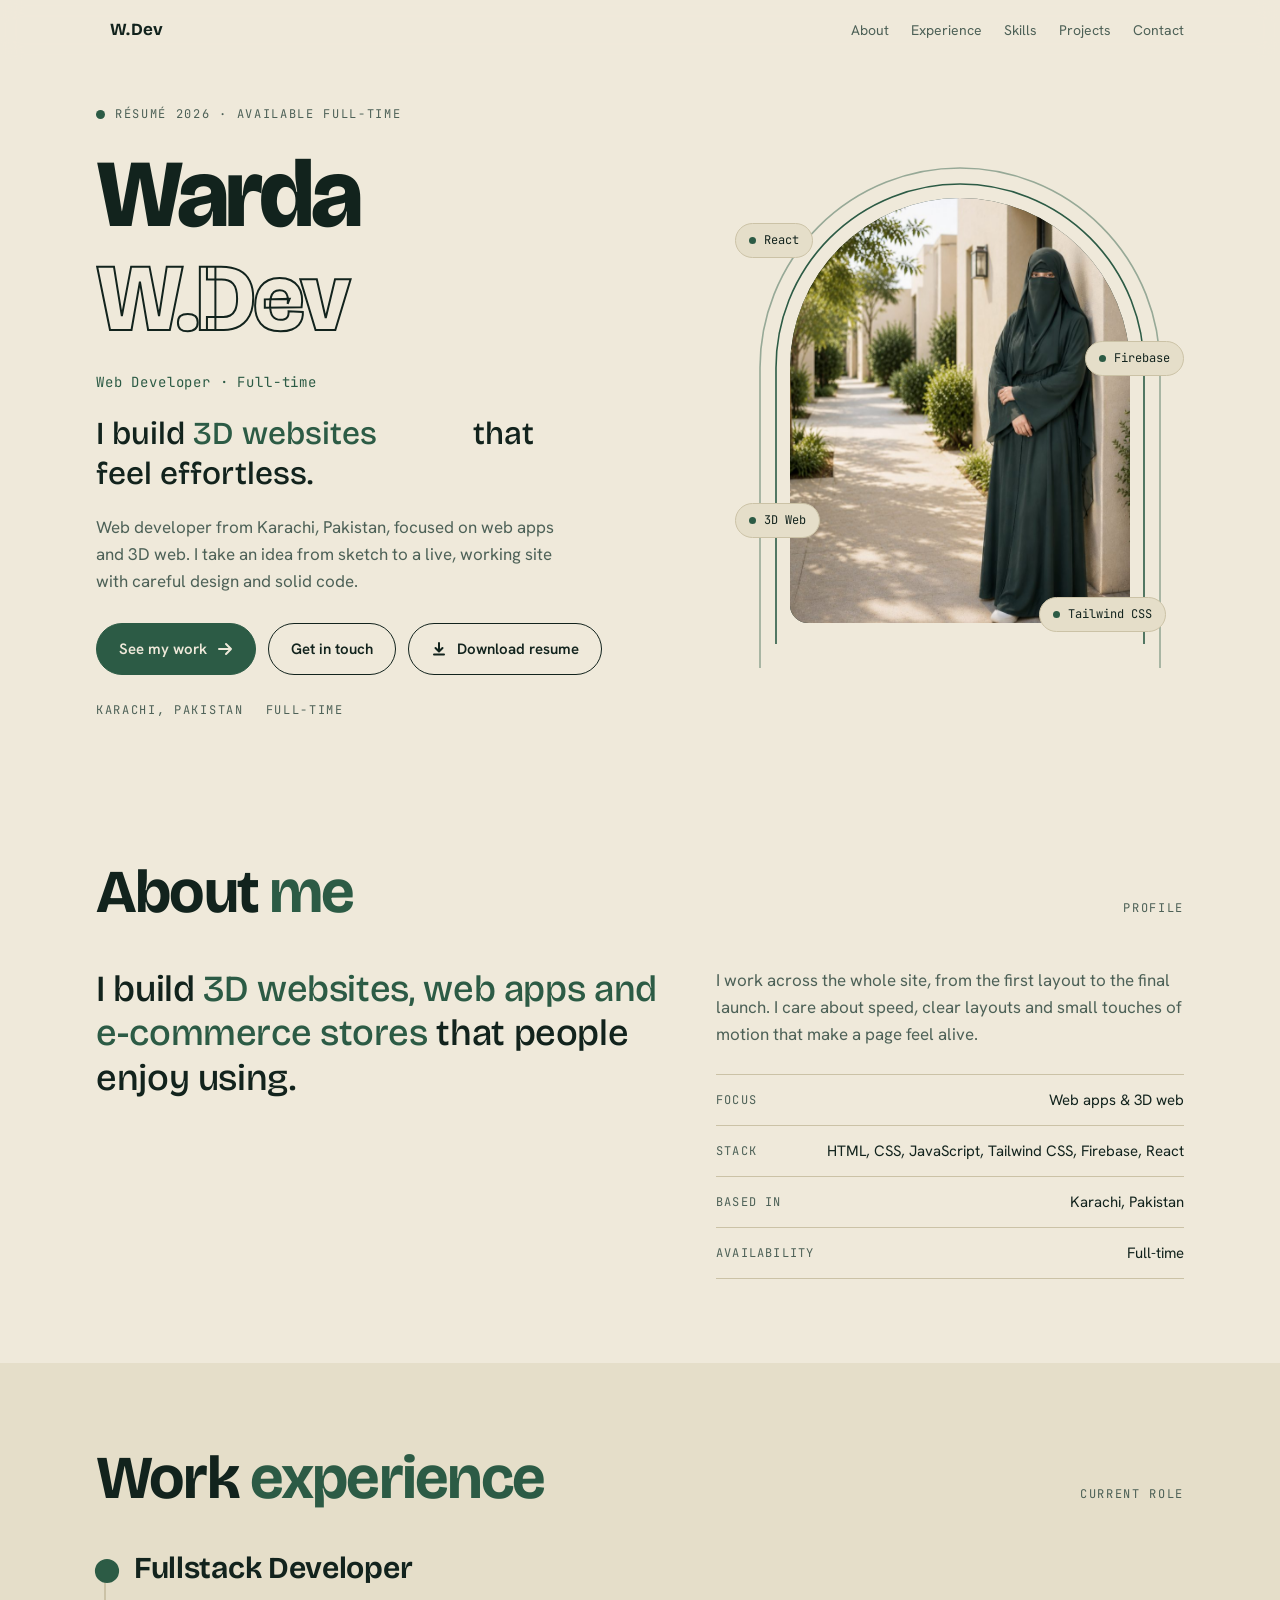
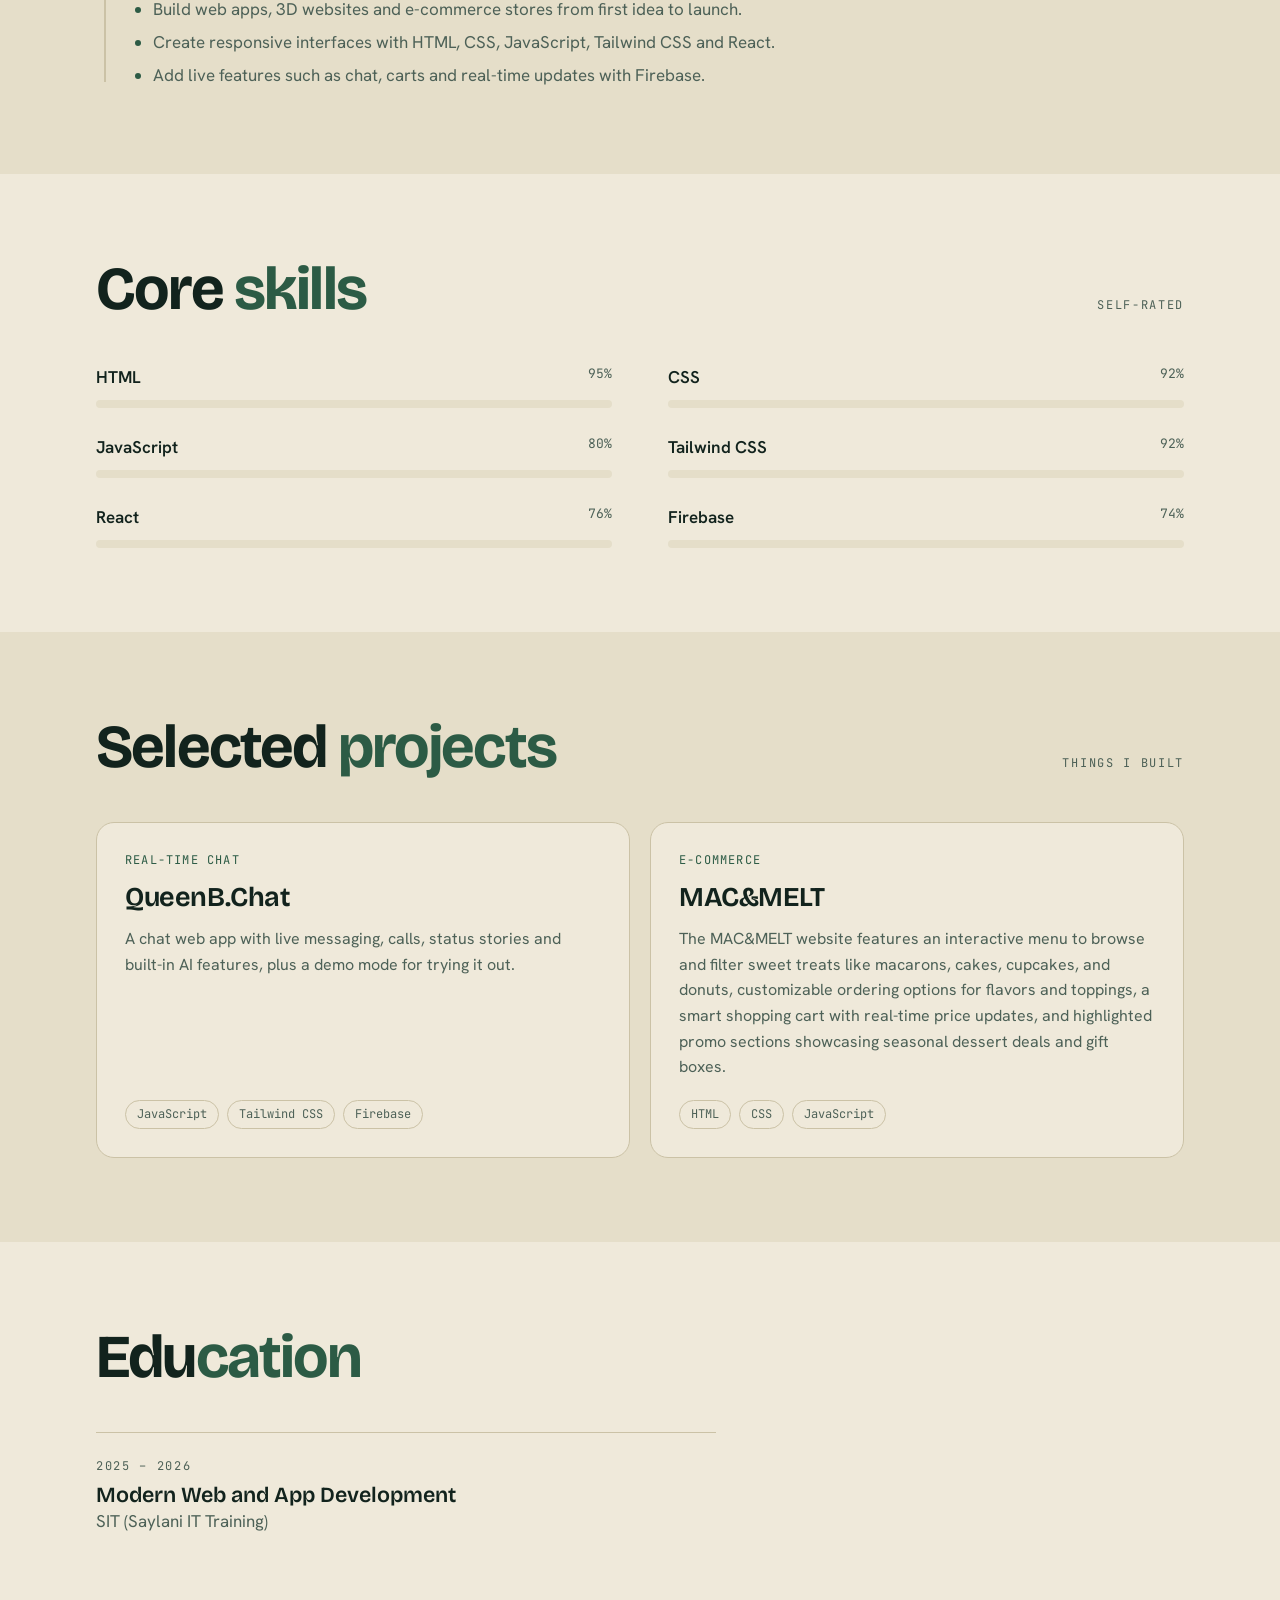
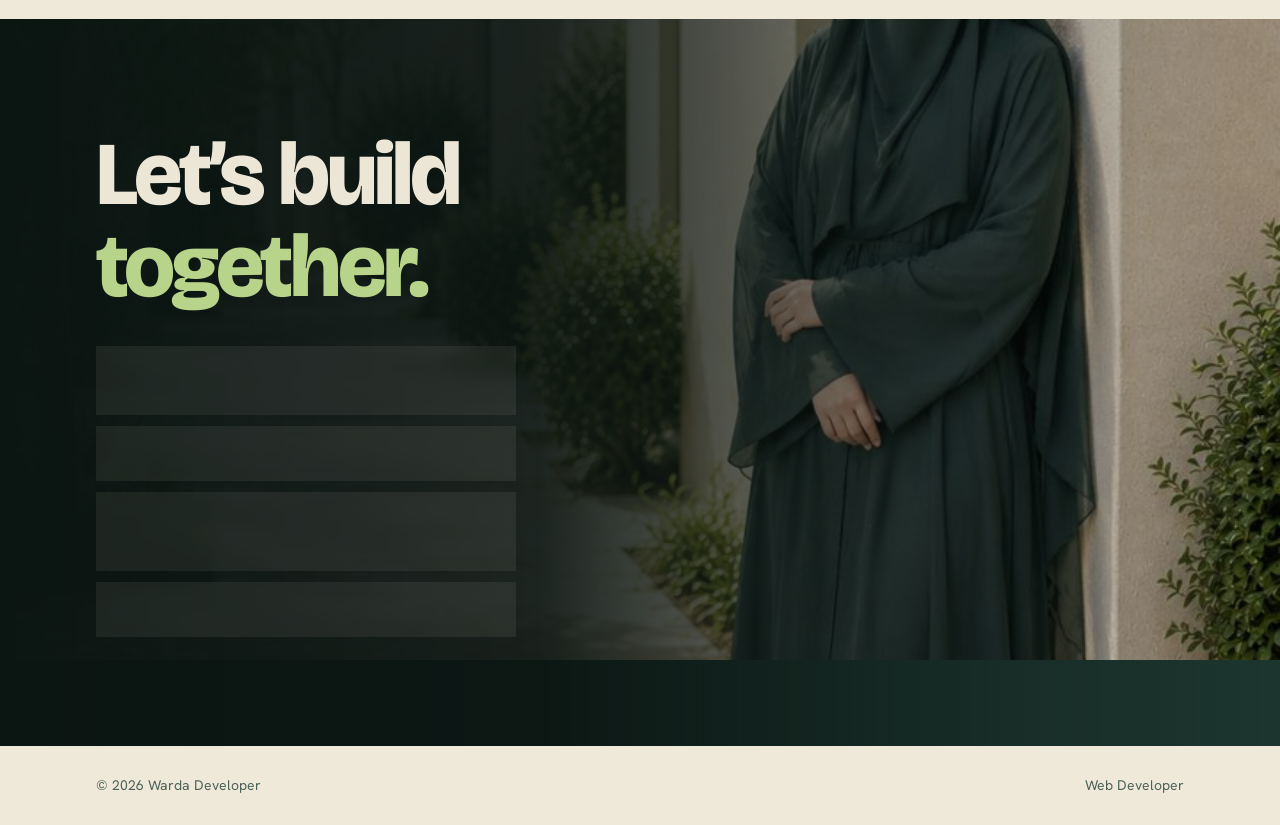
<file: resume.html>
<!doctype html><html><head><meta charset=utf8><meta name=viewport content="width=device-width,initial-scale=1,viewport-fit=cover"><style>:root{color-scheme:light;box-sizing:border-box;padding-top:env(safe-area-inset-top,0px);padding-bottom:env(safe-area-inset-bottom,0px)}html{scroll-padding-top:env(safe-area-inset-top,0px)}body{margin:0;padding:0;font:14px -apple-system,BlinkMacSystemFont,sans-serif;background:#fff;color:#000}img{max-width:100%}[hidden]:not([hidden=until-found i]){display:none!important}</style></head><body>
<title>W.Dev</title>
<meta name="claude:viewport-fit-sides" content="cover">
<link rel="preconnect" href="https://fonts.googleapis.com">
<link rel="preconnect" href="https://fonts.gstatic.com" crossorigin>
<link rel="stylesheet" href="https://fonts.googleapis.com/css2?family=Bricolage+Grotesque:opsz,wght@12..96,300..800&family=Hanken+Grotesk:wght@300..700&family=JetBrains+Mono:wght@400;500&display=swap">
<style>
/* Layout: a single scrolling story. An arch-shaped photo frame (taken from the arcades in the photo) opens the page,
   a timeline line draws itself down the experience, and the photo returns as the backdrop of the contact band. */
:root {
  --bg: #0d1815;
  --panel: #14251f;
  --fg: #ece6d6;
  --muted: #9fb0a4;
  --line: #29403a;
  --accent: #b8d48a;
  --accent-ink: #0d1815;
  --deep: #2f5a49;
  --photo: url("[data-uri]");
  --f-display: "Bricolage Grotesque", "Helvetica Neue", Arial, sans-serif;
  --f-body: "Hanken Grotesk", "Helvetica Neue", Arial, sans-serif;
  --f-mono: "JetBrains Mono", ui-monospace, "SFMono-Regular", Menlo, monospace;
  color-scheme: dark;
}
@media (prefers-color-scheme: light) {
  :root:not([data-theme="dark"]) {
    --bg: #efe9da; --panel: #e5dec9; --fg: #12231d; --muted: #4d6157; --line: #cbc2a6;
    --accent: #2c5b45; --accent-ink: #efe9da; --deep: #1f3a33; color-scheme: light;
  }
}
:root[data-theme="light"] {
  --bg: #efe9da; --panel: #e5dec9; --fg: #12231d; --muted: #4d6157; --line: #cbc2a6;
  --accent: #2c5b45; --accent-ink: #efe9da; --deep: #1f3a33; color-scheme: light;
}

* { box-sizing: border-box; }
html { scroll-behavior: smooth; scroll-padding-top: 72px; }
body {
  margin: 0; background: var(--bg); color: var(--fg);
  font-family: var(--f-body); font-size: 17px; line-height: 1.6;
  -webkit-font-smoothing: antialiased; overflow-x: hidden;
}
body::before { content: ""; position: fixed; inset: 0 0 auto; height: env(safe-area-inset-top, 0px); z-index: 30; background: var(--bg); }
h1, h2, h3 { font-family: var(--f-display); margin: 0; line-height: 1.02; text-wrap: balance; }
p { margin: 0; }
a { color: inherit; }
:focus-visible { outline: 2px solid var(--accent); outline-offset: 3px; border-radius: 4px; }

.wrap {
  width: 100%; max-width: 1120px; margin: 0 auto;
  padding-left: max(16px, env(safe-area-inset-left, 0px));
  padding-right: max(16px, env(safe-area-inset-right, 0px));
}
.label { font-family: var(--f-mono); font-size: 12px; letter-spacing: .14em; text-transform: uppercase; color: var(--muted); }

/* ---------- header ---------- */
.top {
  position: sticky; top: env(safe-area-inset-top, 0px); z-index: 20;
  background: color-mix(in srgb, var(--bg) 88%, transparent);
  backdrop-filter: blur(10px); -webkit-backdrop-filter: blur(10px);
}
.top .wrap { display: flex; align-items: center; justify-content: space-between; gap: 16px; height: 60px; }
.brand { display: flex; align-items: center; gap: 10px; font-family: var(--f-display); font-weight: 700; letter-spacing: .02em; text-decoration: none; }
.mini {
  width: 0; height: 34px; border-radius: 50%; overflow: hidden; opacity: 0;
  background: var(--photo) 82% 11% / 300% auto no-repeat; border: 2px solid var(--accent);
  transition: width .5s cubic-bezier(.2,.8,.2,1), opacity .4s;
}
.mini.on { width: 34px; opacity: 1; }
.nav { display: flex; gap: 22px; font-size: 14px; }
.nav a { text-decoration: none; color: var(--muted); position: relative; padding: 4px 0; transition: color .2s; }
.nav a::after { content: ""; position: absolute; left: 0; right: 0; bottom: 0; height: 2px; background: var(--accent); transform: scaleX(0); transform-origin: left; transition: transform .3s; }
.nav a:hover, .nav a:focus-visible { color: var(--fg); }
.nav a:hover::after, .nav a:focus-visible::after { transform: scaleX(1); }
.progress { position: absolute; left: 0; right: 0; bottom: 0; height: 2px; background: var(--accent); transform: scaleX(0); transform-origin: left; }
@media (max-width: 720px) { .nav a:not(.keep) { display: none; } }

/* ---------- hero ---------- */
.hero { padding-block: 40px 56px; overflow: clip; }
.hero .wrap { display: grid; grid-template-columns: 1.15fr .85fr; gap: 32px; align-items: center; }
.hero .copy { min-width: 0; }
.status { display: inline-flex; align-items: center; gap: 10px; margin-bottom: 22px; }
.status i { width: 9px; height: 9px; border-radius: 50%; background: var(--accent); box-shadow: 0 0 0 0 var(--accent); animation: ping 2.2s infinite; }
@keyframes ping { 0% { box-shadow: 0 0 0 0 color-mix(in srgb, var(--accent) 60%, transparent); } 80%, 100% { box-shadow: 0 0 0 12px transparent; } }
h1 { font-size: clamp(3.2rem, 10vw, 6rem); font-weight: 800; letter-spacing: -.035em; }
h1 .n1, h1 .n2 { display: block; overflow: hidden; padding-bottom: .06em; }
h1 .n1 > span, h1 .n2 > span { display: inline-block; animation: slideUp .9s cubic-bezier(.2,.8,.2,1) both; }
h1 .n2 > span { animation-delay: .12s; color: transparent; -webkit-text-stroke: 2px var(--fg); }
@keyframes slideUp { from { transform: translateY(105%); } to { transform: none; } }
.role { font-family: var(--f-mono); font-size: 14px; letter-spacing: .06em; color: var(--accent); margin: 18px 0 20px; }
.lead { font-family: var(--f-display); font-weight: 500; font-size: clamp(1.4rem, 3.2vw, 2rem); line-height: 1.25; max-width: 22ch; }
.swap { display: inline-block; height: 1.25em; overflow: hidden; vertical-align: bottom; color: var(--accent); }
.swap > span { display: block; animation: swap 9s cubic-bezier(.7,0,.2,1) infinite; }
.swap b { display: block; height: 1.25em; font-weight: inherit; white-space: nowrap; }
@keyframes swap {
  0%, 28% { transform: translateY(0); } 33%, 61% { transform: translateY(-1.25em); }
  66%, 94% { transform: translateY(-2.5em); } 100% { transform: translateY(-3.75em); }
}
.summary { color: var(--muted); max-width: 46ch; margin-top: 20px; }
.cta { display: flex; flex-wrap: wrap; gap: 12px; margin-top: 28px; }
.btn {
  display: inline-flex; align-items: center; gap: 10px; padding: 13px 22px; border-radius: 999px; text-decoration: none;
  font-weight: 600; font-size: 15px; border: 1.5px solid var(--fg); transition: transform .25s, background .25s, color .25s;
}
.btn.solid { background: var(--accent); color: var(--accent-ink); border-color: var(--accent); }
.btn:hover { transform: translateY(-3px); }
.btn:not(.solid):hover { background: var(--fg); color: var(--bg); }
.btn svg { transition: transform .25s; } .btn:hover svg { transform: translateX(4px); }
.meta { margin-top: 26px; display: flex; flex-wrap: wrap; gap: 8px 22px; }

/* the arch */
.stage { position: relative; padding: 34px 30px; display: grid; place-items: center; min-width: 0; }
.arch { position: relative; width: min(100%, 340px); aspect-ratio: 4 / 5; transition: transform .35s ease-out; will-change: transform; }
.arch-img {
  position: absolute; inset: 0; overflow: hidden; background: var(--deep);
  border-radius: 50% 50% 18px 18px / 40% 40% 18px 18px;
  animation: rise 1.3s cubic-bezier(.2,.8,.2,1) .15s both;
}
@keyframes rise { from { clip-path: inset(100% 0 0 0); } to { clip-path: inset(0 0 0 0); } }
.arch-photo { position: absolute; inset: -6%; background: var(--photo) center / cover no-repeat; transition: transform .35s ease-out; will-change: transform; }
.arch-line { position: absolute; width: auto; height: auto; overflow: visible; pointer-events: none; }
.arch-line.l1 { inset: -14px; } .arch-line.l2 { inset: -30px; opacity: .45; }
.arch-line path { fill: none; stroke: var(--accent); stroke-width: 1.6; vector-effect: non-scaling-stroke; stroke-dasharray: 1; stroke-dashoffset: 1; animation: draw 2.2s cubic-bezier(.5,0,.2,1) .5s forwards; }
.arch-line.l2 path { animation-delay: .9s; animation-duration: 2.6s; }
@keyframes draw { to { stroke-dashoffset: 0; } }
.chip {
  position: absolute; z-index: 2; font-family: var(--f-mono); font-size: 12px; padding: 7px 13px; border-radius: 999px;
  background: var(--panel); border: 1px solid var(--line); color: var(--fg); white-space: nowrap;
  animation: float 6s ease-in-out infinite;
}
.chip::before { content: ""; display: inline-block; width: 7px; height: 7px; border-radius: 50%; background: var(--accent); margin-right: 8px; }
.chip.c1 { top: 12%; left: 0; } .chip.c2 { top: 36%; right: 0; animation-delay: -2s; }
.chip.c3 { bottom: 24%; left: 0; animation-delay: -4s; } .chip.c4 { bottom: 5%; right: 4%; animation-delay: -1s; }
@keyframes float { 0%, 100% { transform: translateY(0); } 50% { transform: translateY(-10px); } }
@media (max-width: 860px) {
  .hero .wrap { grid-template-columns: 1fr; gap: 20px; }
  .arch { width: min(100%, 290px); }
}

/* ---------- sections ---------- */
section { padding-block: 84px; }
.head { display: flex; align-items: baseline; justify-content: space-between; gap: 16px; margin-bottom: 44px; flex-wrap: wrap; }
.head h2 { font-size: clamp(2.2rem, 6vw, 3.8rem); font-weight: 700; letter-spacing: -.03em; }
.head h2 em { font-style: normal; color: var(--accent); }

.about { display: grid; grid-template-columns: 1.1fr .9fr; gap: 48px; }
.about > * { min-width: 0; }
.about .big { font-family: var(--f-display); font-size: clamp(1.5rem, 3.4vw, 2.3rem); font-weight: 500; line-height: 1.22; letter-spacing: -.01em; }
.about .big mark { background: none; color: var(--accent); }
.about p.txt { color: var(--muted); }
.facts { margin: 26px 0 0; padding: 0; list-style: none; display: grid; gap: 0; }
.facts li { display: flex; justify-content: space-between; gap: 16px; padding: 13px 0; border-top: 1px solid var(--line); font-size: 15px; }
.facts li:last-child { border-bottom: 1px solid var(--line); }
.facts span:first-child { color: var(--muted); font-family: var(--f-mono); font-size: 12px; letter-spacing: .1em; text-transform: uppercase; padding-top: 3px; }
.facts span:last-child { text-align: right; }

.timeline { position: relative; padding-left: 38px; --p: 0; max-width: 820px; }
.timeline::before, .timeline::after { content: ""; position: absolute; left: 8px; top: 8px; bottom: 8px; width: 2px; background: var(--line); }
.timeline::after { background: var(--accent); transform-origin: top; transform: scaleY(var(--p)); }
.job { position: relative; padding-bottom: 46px; }
.job:last-child { padding-bottom: 0; }
.job::before { content: ""; position: absolute; left: -38px; top: 7px; width: 18px; height: 18px; border-radius: 50%; background: var(--bg); border: 2px solid var(--line); transition: background .4s, border-color .4s, transform .4s; z-index: 1; }
.job.in::before { background: var(--accent); border-color: var(--accent); transform: scale(1.1); }
.job .when { font-family: var(--f-mono); font-size: 13px; color: var(--accent); letter-spacing: .05em; }
.job h3 { font-size: clamp(1.4rem, 3vw, 1.9rem); font-weight: 650; margin: 2px 0 12px; letter-spacing: -.01em; }
.job .org { color: var(--muted); margin-bottom: 12px; }
.job ul { margin: 0; padding-left: 1.1em; color: var(--muted); display: grid; gap: 6px; }
.job li::marker { color: var(--accent); }

.skills { display: grid; grid-template-columns: 1fr 1fr; gap: 26px 56px; }
.bar { min-width: 0; }
.bar .row { display: flex; justify-content: space-between; gap: 12px; font-weight: 600; margin-bottom: 9px; }
.bar .row span:last-child { font-family: var(--f-mono); font-size: 13px; color: var(--muted); font-weight: 400; }
.bar .track { height: 8px; background: var(--panel); border-radius: 99px; overflow: hidden; }
.bar .track i { display: block; height: 100%; width: 100%; background: linear-gradient(90deg, var(--deep), var(--accent)); border-radius: 99px; transform-origin: left; transform: scaleX(var(--v)); }
.bar.play .track i { animation: grow 1.4s cubic-bezier(.2,.8,.2,1) both; }
@keyframes grow { from { transform: scaleX(0); } to { transform: scaleX(var(--v)); } }

.projects { display: grid; grid-template-columns: repeat(2, 1fr); gap: 20px; }
.proj {
  min-width: 0; background: var(--panel); border: 1px solid var(--line); border-radius: 18px; padding: 28px;
  display: flex; flex-direction: column; gap: 14px; transition: transform .35s cubic-bezier(.2,.8,.2,1), border-color .3s;
}
.proj:hover { transform: translateY(-6px); border-color: var(--accent); }
.proj .kind { font-family: var(--f-mono); font-size: 12px; letter-spacing: .1em; text-transform: uppercase; color: var(--accent); }
.proj h3 { font-size: 1.7rem; font-weight: 650; letter-spacing: -.015em; }
.proj p { color: var(--muted); font-size: 16px; }
.tags { display: flex; flex-wrap: wrap; gap: 8px; margin-top: auto; padding-top: 6px; }
.tags span { font-family: var(--f-mono); font-size: 12px; padding: 4px 11px; border: 1px solid var(--line); border-radius: 99px; color: var(--muted); }

.edu { display: grid; grid-template-columns: 1fr; gap: 20px; max-width: 620px; }
.edu > div { border-top: 1px solid var(--line); padding-top: 18px; min-width: 0; }
.edu h3 { font-size: 1.35rem; font-weight: 600; margin: 6px 0 2px; }
.edu p { color: var(--muted); }

/* ---------- contact band: the photo comes back as the backdrop ---------- */
.band { position: relative; overflow: hidden; padding-block: 110px; isolation: isolate; background: var(--deep); }
.band .bg { position: absolute; inset: -12% 0; z-index: -2; background: var(--photo) 50% 28% / cover no-repeat; will-change: transform; }
.band::before { content: ""; position: absolute; inset: 0; z-index: -1; background: linear-gradient(90deg, #0b1512 0%, rgba(11,21,18,.93) 42%, rgba(11,21,18,.35) 78%, rgba(11,21,18,.1) 100%); }
.band h2 { font-size: clamp(2.6rem, 8vw, 5.6rem); font-weight: 800; letter-spacing: -.035em; max-width: 9ch; color: #ece6d6; }
.band h2 em { font-style: normal; color: #b8d48a; }
.contact { display: grid; gap: 12px; margin-top: 34px; max-width: 420px; }
.contact .item {
  display: flex; align-items: center; justify-content: space-between; gap: 12px; padding: 14px 18px; border-radius: 14px;
  background: rgba(236,230,214,.08); border: 1px solid rgba(236,230,214,.2); color: #ece6d6; text-decoration: none;
  backdrop-filter: blur(6px); -webkit-backdrop-filter: blur(6px); transition: background .25s, transform .25s;
}
.contact a.item:hover { background: rgba(236,230,214,.16); transform: translateX(6px); }
.contact .item span:first-child { font-family: var(--f-mono); font-size: 12px; letter-spacing: .1em; text-transform: uppercase; color: #b8d48a; }
.contact .val { user-select: all; overflow-wrap: anywhere; text-align: right; font-size: 15px; }
.copy-btn { font: inherit; font-size: 13px; cursor: pointer; color: #0b1512; background: #b8d48a; border: 0; border-radius: 99px; padding: 5px 12px; margin-left: 10px; flex: none; }
footer { padding-block: 28px; color: var(--muted); font-size: 14px; }
footer .wrap { display: flex; justify-content: space-between; gap: 12px; flex-wrap: wrap; }

@media (max-width: 860px) {
  section { padding-block: 64px; }
  .about, .skills, .projects, .edu { grid-template-columns: 1fr; }
  .about { gap: 28px; } .skills { gap: 22px; } .projects { gap: 16px; } .edu { gap: 18px; }
  .band { padding-block: 80px; }
  .band::before { background: linear-gradient(180deg, rgba(11,21,18,.92) 0%, rgba(11,21,18,.75) 100%); }
}

/* ---------- scroll reveal (content stays readable at rest) ---------- */
@media (prefers-reduced-motion: no-preference) {
  .reveal { opacity: .4; transform: translateY(26px); transition: opacity .8s ease, transform .8s cubic-bezier(.2,.8,.2,1); transition-delay: var(--d, 0s); }
  .reveal.in { opacity: 1; transform: none; }
}
@media (prefers-reduced-motion: reduce) {
  html { scroll-behavior: auto; }
  *, *::before, *::after { animation: none !important; transition: none !important; }
  .arch-line path { stroke-dashoffset: 0; }
}
</style>

<header class="top">
  <div class="wrap">
    <a class="brand" href="#top" aria-label="Back to top"><span class="mini" id="mini" role="img" aria-label="Photo"></span><span>W.Dev</span></a>
    <nav class="nav" aria-label="Sections">
      <a href="#about">About</a><a href="#experience">Experience</a><a href="#skills">Skills</a><a href="#projects">Projects</a><a class="keep" href="#contact">Contact</a>
    </nav>
  </div>
  <div class="progress" id="progress"></div>
</header>

<main id="top">
  <div class="hero">
    <div class="wrap">
      <div class="copy">
        <div class="status label"><i></i> Résumé 2026 · Available full-time</div>
        <h1 aria-label="Warda, W.Dev"><span class="n1"><span>Warda</span></span><span class="n2"><span>W.Dev</span></span></h1>
        <div class="role">Web Developer · Full-time</div>
        <p class="lead">I build <span class="swap"><span><b>3D websites</b><b>web apps</b><b>e-commerce sites</b><b>3D websites</b></span></span> that feel effortless.</p>
        <p class="summary">Web developer from Karachi, Pakistan, focused on web apps and 3D web. I take an idea from sketch to a live, working site with careful design and solid code.</p>
        <div class="cta">
          <a class="btn solid" href="#projects">See my work <svg width="16" height="16" viewBox="0 0 16 16" fill="none" stroke="currentColor" stroke-width="2" stroke-linecap="round" stroke-linejoin="round"><path d="M2 8h12M9 3l5 5-5 5"/></svg></a>
          <a class="btn" href="#contact">Get in touch</a>
          <a class="btn" href="./W.Dev-Resume.pdf" download="W.Dev-Resume.pdf"><svg width="16" height="16" viewBox="0 0 16 16" fill="none" stroke="currentColor" stroke-width="2" stroke-linecap="round" stroke-linejoin="round"><path d="M8 2v8M4.5 7 8 10.5 11.5 7M3 13.5h10"/></svg> Download resume</a>
        </div>
        <div class="meta label"><span>Karachi, Pakistan</span><span>Full-time</span></div>
      </div>

      <div class="stage" id="stage">
        <div class="arch" id="arch">
          <svg class="arch-line l2" viewBox="0 0 400 500" preserveAspectRatio="none" aria-hidden="true"><path pathLength="1" d="M0 500V200A200 200 0 0 1 400 200V500"/></svg>
          <svg class="arch-line l1" viewBox="0 0 400 500" preserveAspectRatio="none" aria-hidden="true"><path pathLength="1" d="M0 500V200A200 200 0 0 1 400 200V500"/></svg>
          <div class="arch-img"><div class="arch-photo" id="archPhoto" role="img" aria-label="Portrait"></div></div>
        </div>
        <span class="chip c1">React</span><span class="chip c2">Firebase</span><span class="chip c3">3D Web</span><span class="chip c4">Tailwind CSS</span>
      </div>
    </div>
  </div>

  <section id="about">
    <div class="wrap">
      <div class="head reveal"><h2>About <em>me</em></h2><span class="label">Profile</span></div>
      <div class="about">
        <p class="big reveal">I build <mark>3D websites, web apps and e-commerce stores</mark> that people enjoy using.</p>
        <div class="reveal" style="--d:.12s">
          <p class="txt">I work across the whole site, from the first layout to the final launch. I care about speed, clear layouts and small touches of motion that make a page feel alive.</p>
          <ul class="facts">
            <li><span>Focus</span><span>Web apps &amp; 3D web</span></li>
            <li><span>Stack</span><span> HTML, CSS, JavaScript, Tailwind CSS, Firebase, React</span></li>
            <li><span>Based in</span><span>Karachi, Pakistan</span></li>
            <li><span>Availability</span><span>Full-time</span></li>
          </ul>
        </div>
      </div>
    </div>
  </section>

  <section id="experience" style="background: var(--panel)">
    <div class="wrap">
      <div class="head reveal"><h2>Work <em>experience</em></h2><span class="label">Current role</span></div>
      <div class="timeline" id="timeline">
        <div class="job reveal">
          <h3>Fullstack Developer</h3>
          <ul>
            <li>Build web apps, 3D websites and e-commerce stores from first idea to launch.</li>
            <li>Create responsive interfaces with HTML, CSS, JavaScript, Tailwind CSS and React.</li>
            <li>Add live features such as chat, carts and real-time updates with Firebase.</li>
          </ul>
        </div>
      </div>
    </div>
  </section>

  <section id="skills">
    <div class="wrap">
      <div class="head reveal"><h2>Core <em>skills</em></h2><span class="label">Self-rated</span></div>
      <div class="skills" id="skillList">
        <div class="bar reveal" style="--v:0.95"><div class="row"><span>HTML</span><span>95%</span></div><div class="track"><i></i></div></div>
        <div class="bar reveal" style="--v:0.92;--d:0.05s"><div class="row"><span>CSS</span><span>92%</span></div><div class="track"><i></i></div></div>
        <div class="bar reveal" style="--v:0.9;--d:0.10s"><div class="row"><span>JavaScript</span><span>80%</span></div><div class="track"><i></i></div></div>
        <div class="bar reveal" style="--v:0.92;--d:0.15s"><div class="row"><span>Tailwind CSS</span><span>92%</span></div><div class="track"><i></i></div></div>
        <div class="bar reveal" style="--v:0.86;--d:0.20s"><div class="row"><span>React</span><span>76%</span></div><div class="track"><i></i></div></div>
        <div class="bar reveal" style="--v:0.84;--d:0.25s"><div class="row"><span>Firebase</span><span>74%</span></div><div class="track"><i></i></div></div>
      </div>
    </div>
  </section>

  <section id="projects" style="background: var(--panel)">
    <div class="wrap">
      <div class="head reveal"><h2>Selected <em>projects</em></h2><span class="label">Things I built</span></div>
      <div class="projects">
        <article class="proj reveal" style="background: var(--bg)">
          <div class="kind">Real-time chat</div><h3>QueenB.Chat</h3>
          <p>A chat web app with live messaging, calls, status stories and built-in AI features, plus a demo mode for trying it out.</p>
          <div class="tags"><span>JavaScript</span><span>Tailwind CSS</span><span>Firebase</span></div>
        </article>
        <article class="proj reveal" style="background: var(--bg); --d:.08s">
          <div class="kind">E-commerce</div><h3>MAC&amp;MELT</h3>
          <p>The MAC&amp;MELT website features an interactive menu to browse and filter sweet treats like macarons, cakes, cupcakes, and donuts, customizable ordering options for flavors and toppings, a smart shopping cart with real-time price updates, and highlighted promo sections showcasing seasonal dessert deals and gift boxes.</p>
          <div class="tags"><span>HTML</span><span>CSS</span><span>JavaScript</span></div>
        </article>
      </div>
    </div>
  </section>

  <section id="education">
    <div class="wrap">
      <div class="head reveal"><h2>Edu<em>cation</em></h2></div>
      <div class="edu">
        <div class="reveal"><span class="label">2025 – 2026</span><h3>Modern Web and App Development</h3><p>SIT (Saylani IT Training)</p></div>
      </div>
    </div>
  </section>

  <section class="band" id="contact">
    <div class="bg" id="bandBg" aria-hidden="true"></div>
    <div class="wrap">
      <h2 class="reveal">Let’s build <em>together.</em></h2>
      <div class="contact reveal" style="--d:.1s">
        <div class="item"><span>Email</span><span style="display:flex;align-items:center"><span class="val" id="mail">webandappdeveloperwarda17@gmail.com</span><button class="copy-btn" id="copy" type="button">Copy</button></span></div>
        <a class="item" href="https://wa.me/923370768555" target="_blank" rel="noopener"><span>WhatsApp</span><span class="val">+92 337 0768555</span></a>
        <a class="item" href="https://www.linkedin.com/in/warda-web-developer-1w68p195/" target="_blank" rel="noopener"><span>LinkedIn</span><span class="val">linkedin.com/in/warda-web-developer-1w68p195</span></a>
        <a class="item" href="https://github.com/Warda-Web-And-App-Developer" target="_blank" rel="noopener"><span>GitHub</span><span class="val">github.com/Warda-Web-And-App-Developer</span></a>
      </div>
    </div>
  </section>
</main>

<footer><div class="wrap"><span>© 2026 Warda Developer</span><span>Web Developer</span></div></footer>

<script>
(function () {
  var $ = function (id) { return document.getElementById(id); };
  var reduce = window.matchMedia('(prefers-reduced-motion: reduce)').matches;
  var bar = $('progress'), mini = $('mini'), tl = $('timeline'), band = $('contact'), bandBg = $('bandBg');

  function onScroll() {
    var y = window.scrollY, max = document.documentElement.scrollHeight - window.innerHeight;
    bar.style.transform = 'scaleX(' + (max > 0 ? Math.min(1, y / max) : 0) + ')';
    mini.classList.toggle('on', y > 380);
    var r = tl.getBoundingClientRect();
    var p = (window.innerHeight * 0.65 - r.top) / r.height;
    tl.style.setProperty('--p', Math.max(0, Math.min(1, p)));
    if (!reduce) {
      var b = band.getBoundingClientRect();
      var t = (b.top + b.height / 2 - window.innerHeight / 2) / window.innerHeight;
      bandBg.style.transform = 'translate3d(0,' + (t * -50).toFixed(1) + 'px,0)';
    }
  }
  window.addEventListener('scroll', onScroll, { passive: true });
  window.addEventListener('resize', onScroll);
  onScroll();

  // reveal on scroll
  var items = document.querySelectorAll('.reveal');
  var bars = document.querySelectorAll('.bar');
  if ('IntersectionObserver' in window) {
    var io = new IntersectionObserver(function (entries) {
      entries.forEach(function (e) {
        if (e.isIntersecting) {
          e.target.classList.add('in');
          if (e.target.classList.contains('bar')) e.target.classList.add('play');
          io.unobserve(e.target);
        }
      });
    }, { threshold: 0.2 });
    items.forEach(function (el) { io.observe(el); });
  } else {
    items.forEach(function (el) { el.classList.add('in'); });
  }

  // gentle 3D tilt on the arch
  if (!reduce) {
    var stage = $('stage'), arch = $('arch'), photo = $('archPhoto');
    stage.addEventListener('pointermove', function (e) {
      if (e.pointerType === 'touch') return;
      var r = stage.getBoundingClientRect();
      var x = (e.clientX - r.left) / r.width - 0.5, y = (e.clientY - r.top) / r.height - 0.5;
      arch.style.transform = 'perspective(900px) rotateY(' + (x * 10).toFixed(2) + 'deg) rotateX(' + (-y * 8).toFixed(2) + 'deg)';
      photo.style.transform = 'translate3d(' + (-x * 18).toFixed(1) + 'px,' + (-y * 14).toFixed(1) + 'px,0)';
    });
    stage.addEventListener('pointerleave', function () {
      arch.style.transform = ''; photo.style.transform = '';
    });
  }

  // copy email
  var btn = $('copy'), mail = $('mail');
  btn.addEventListener('click', function () {
    function done() { btn.textContent = 'Copied'; setTimeout(function () { btn.textContent = 'Copy'; }, 1600); }
    function fallback() {
      var s = window.getSelection(), r = document.createRange();
      r.selectNodeContents(mail); s.removeAllRanges(); s.addRange(r);
    }
    try {
      navigator.clipboard.writeText(mail.textContent).then(done, fallback);
    } catch (err) { fallback(); }
  });
})();
</script>

</body></html>
</file>
